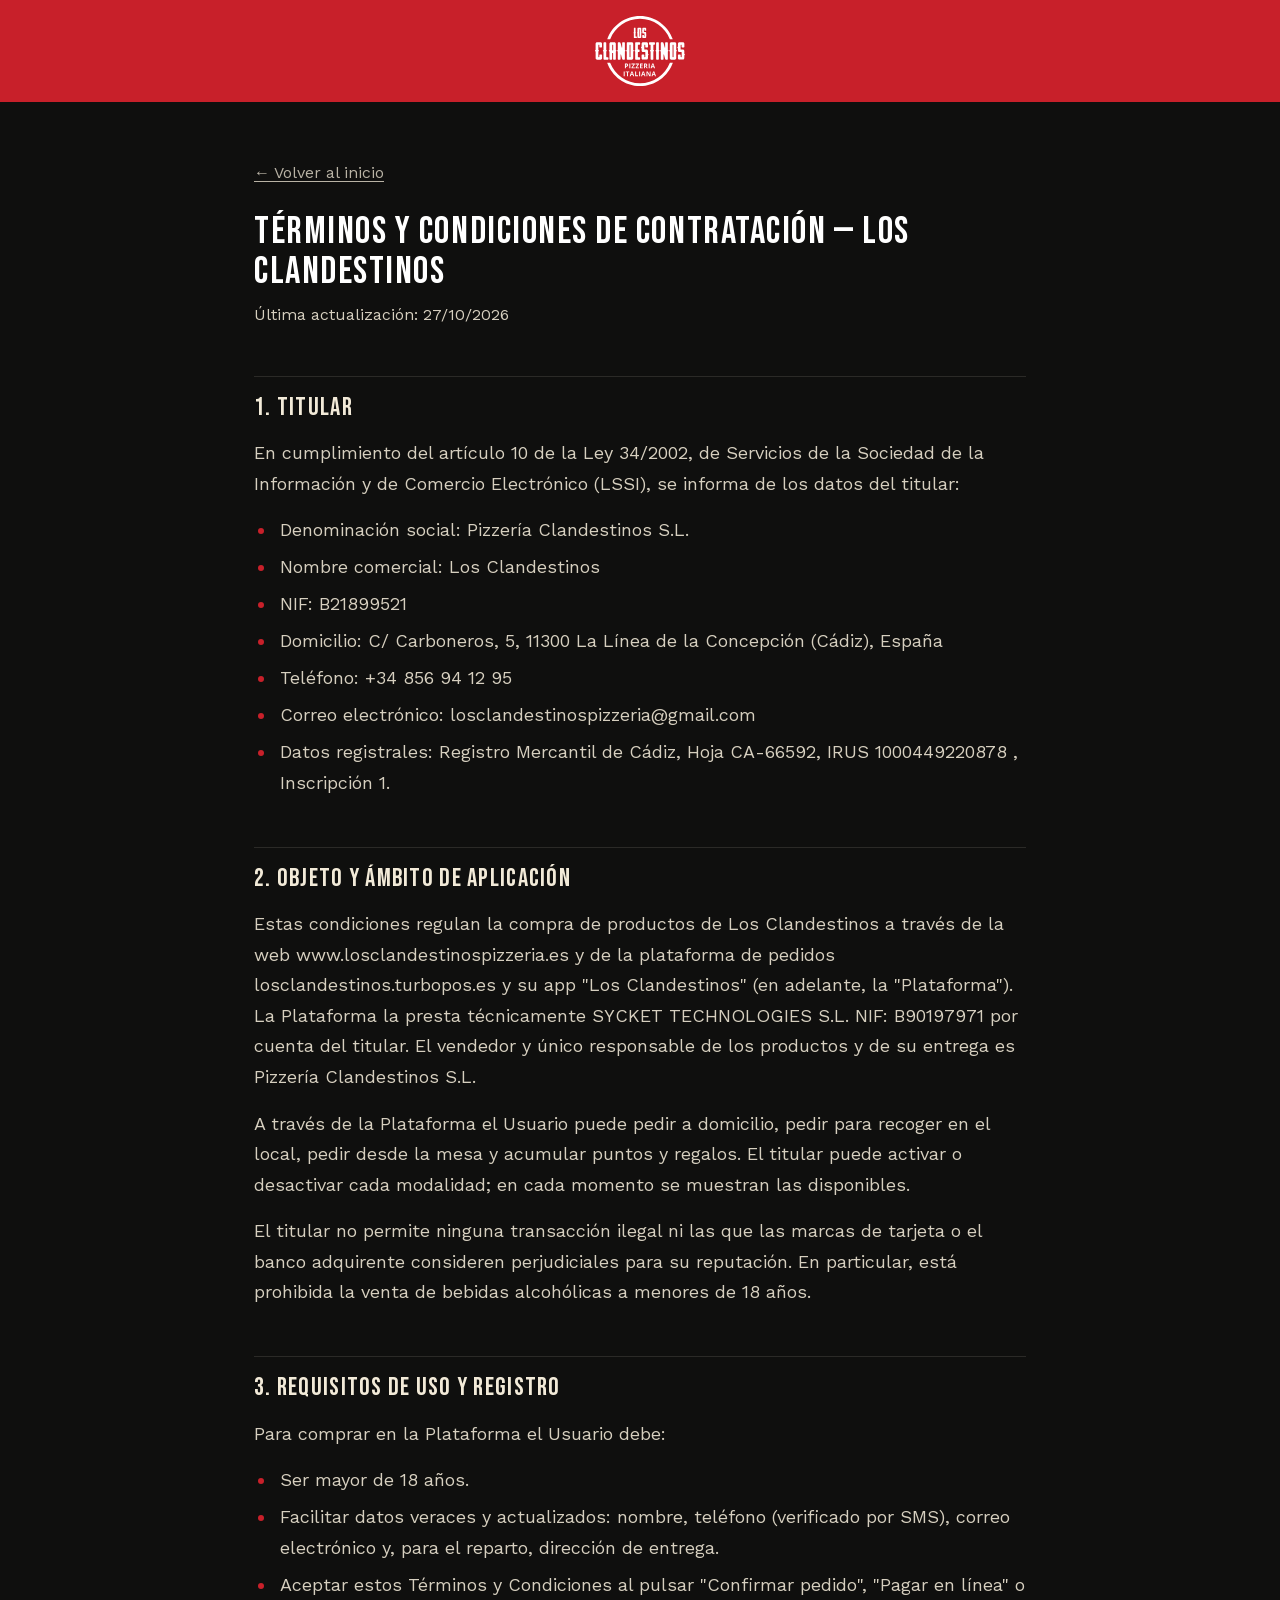
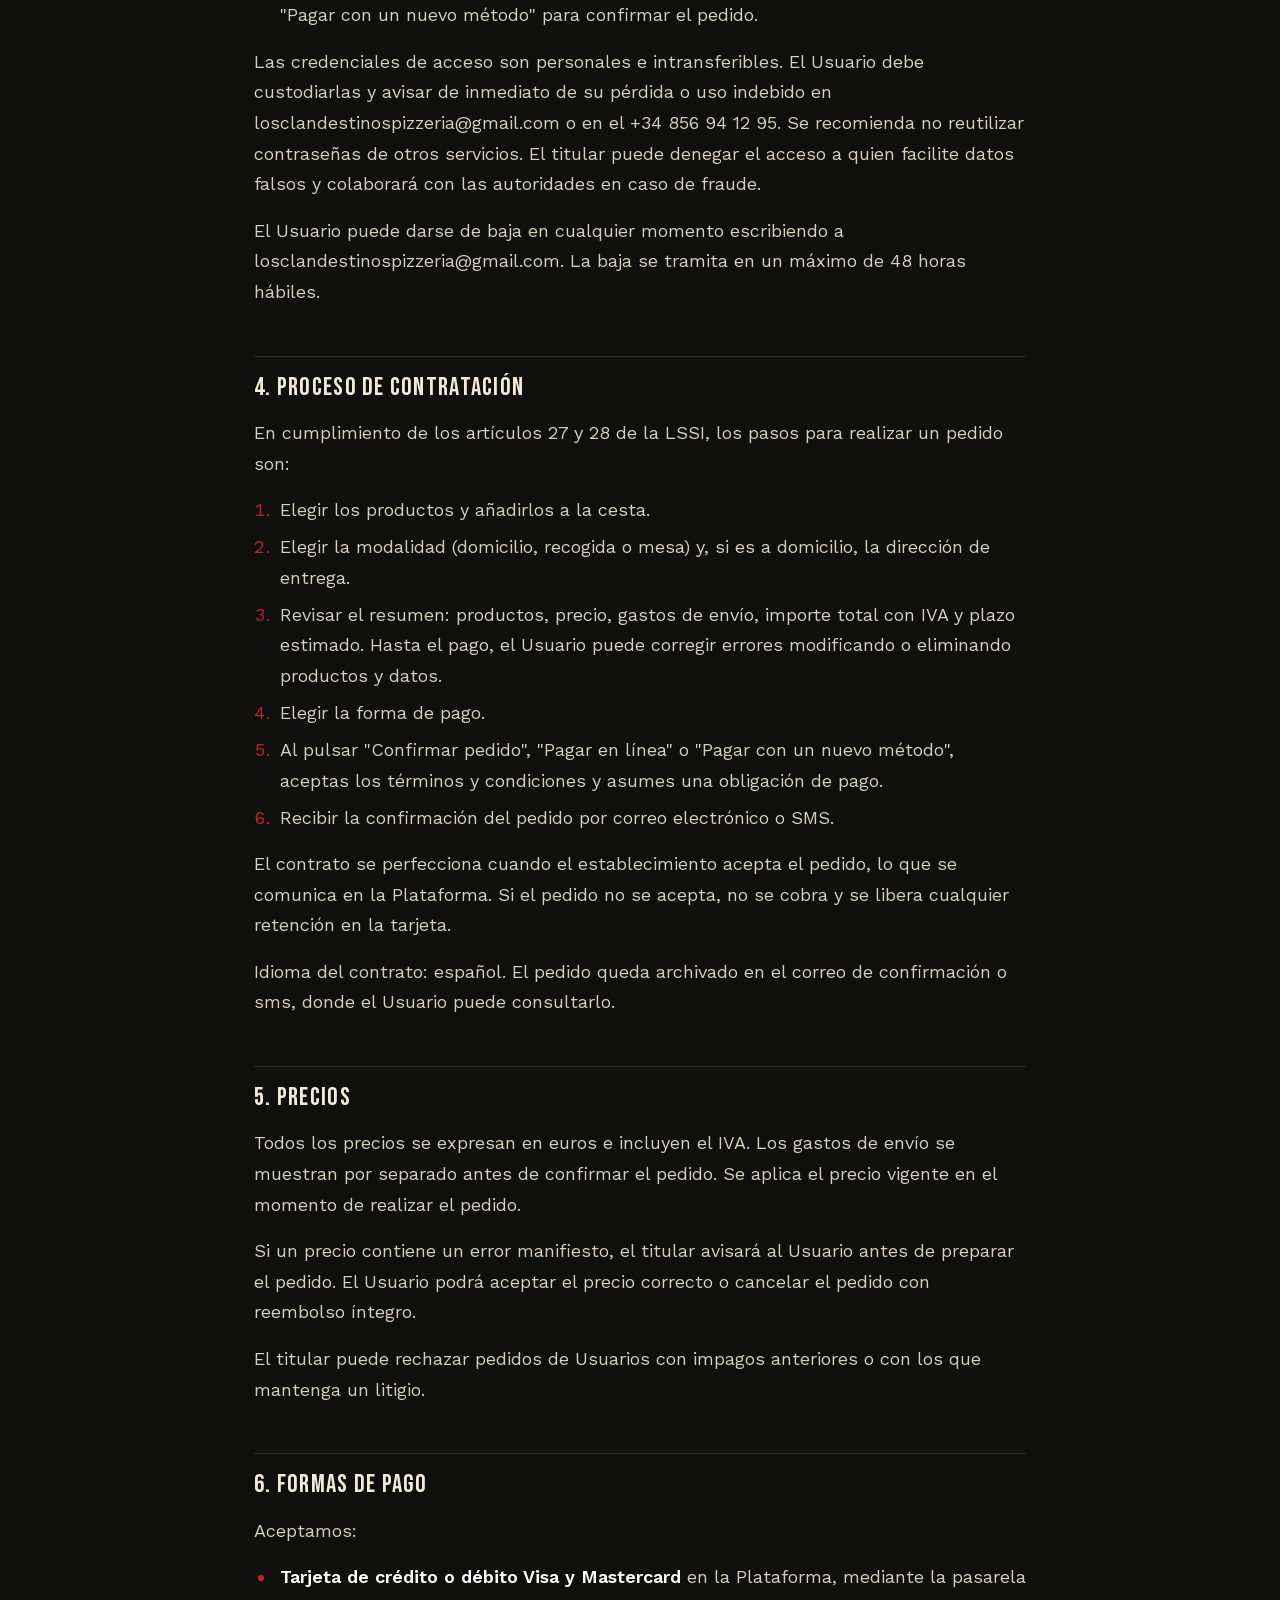
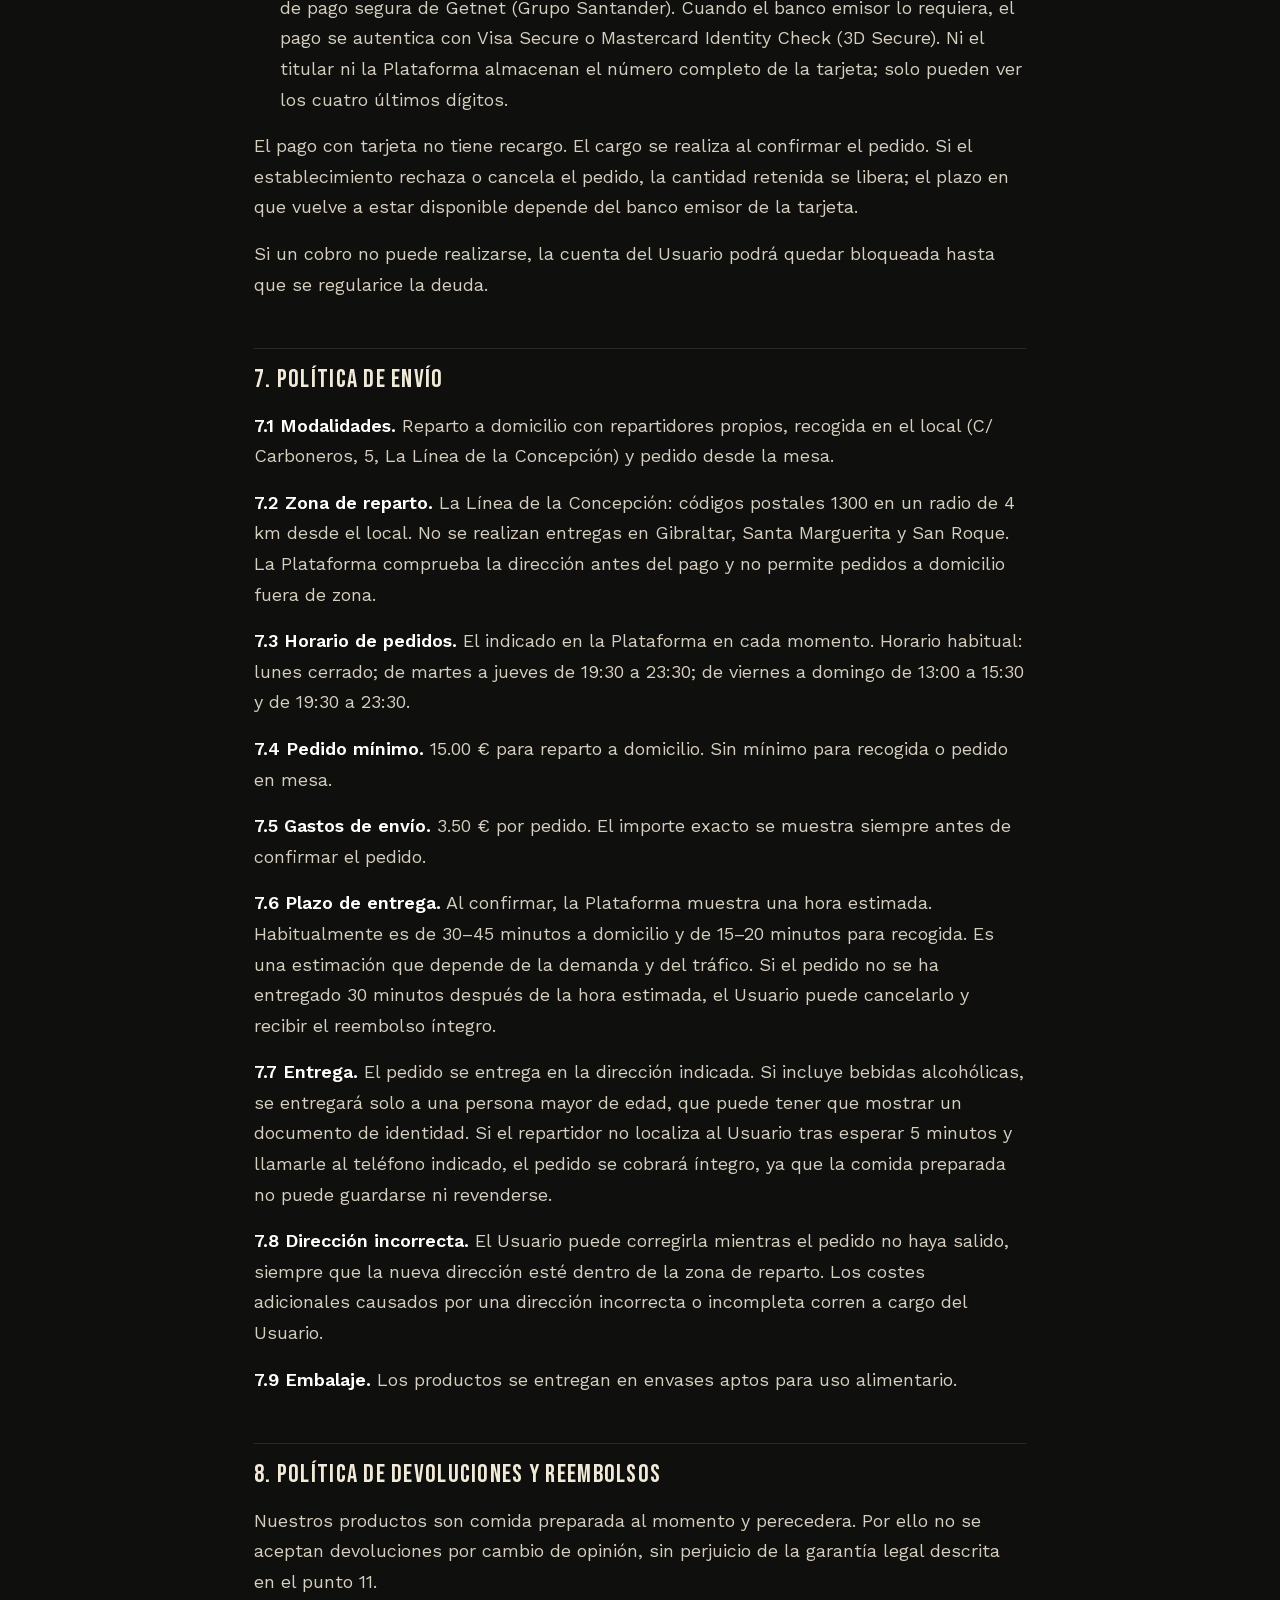
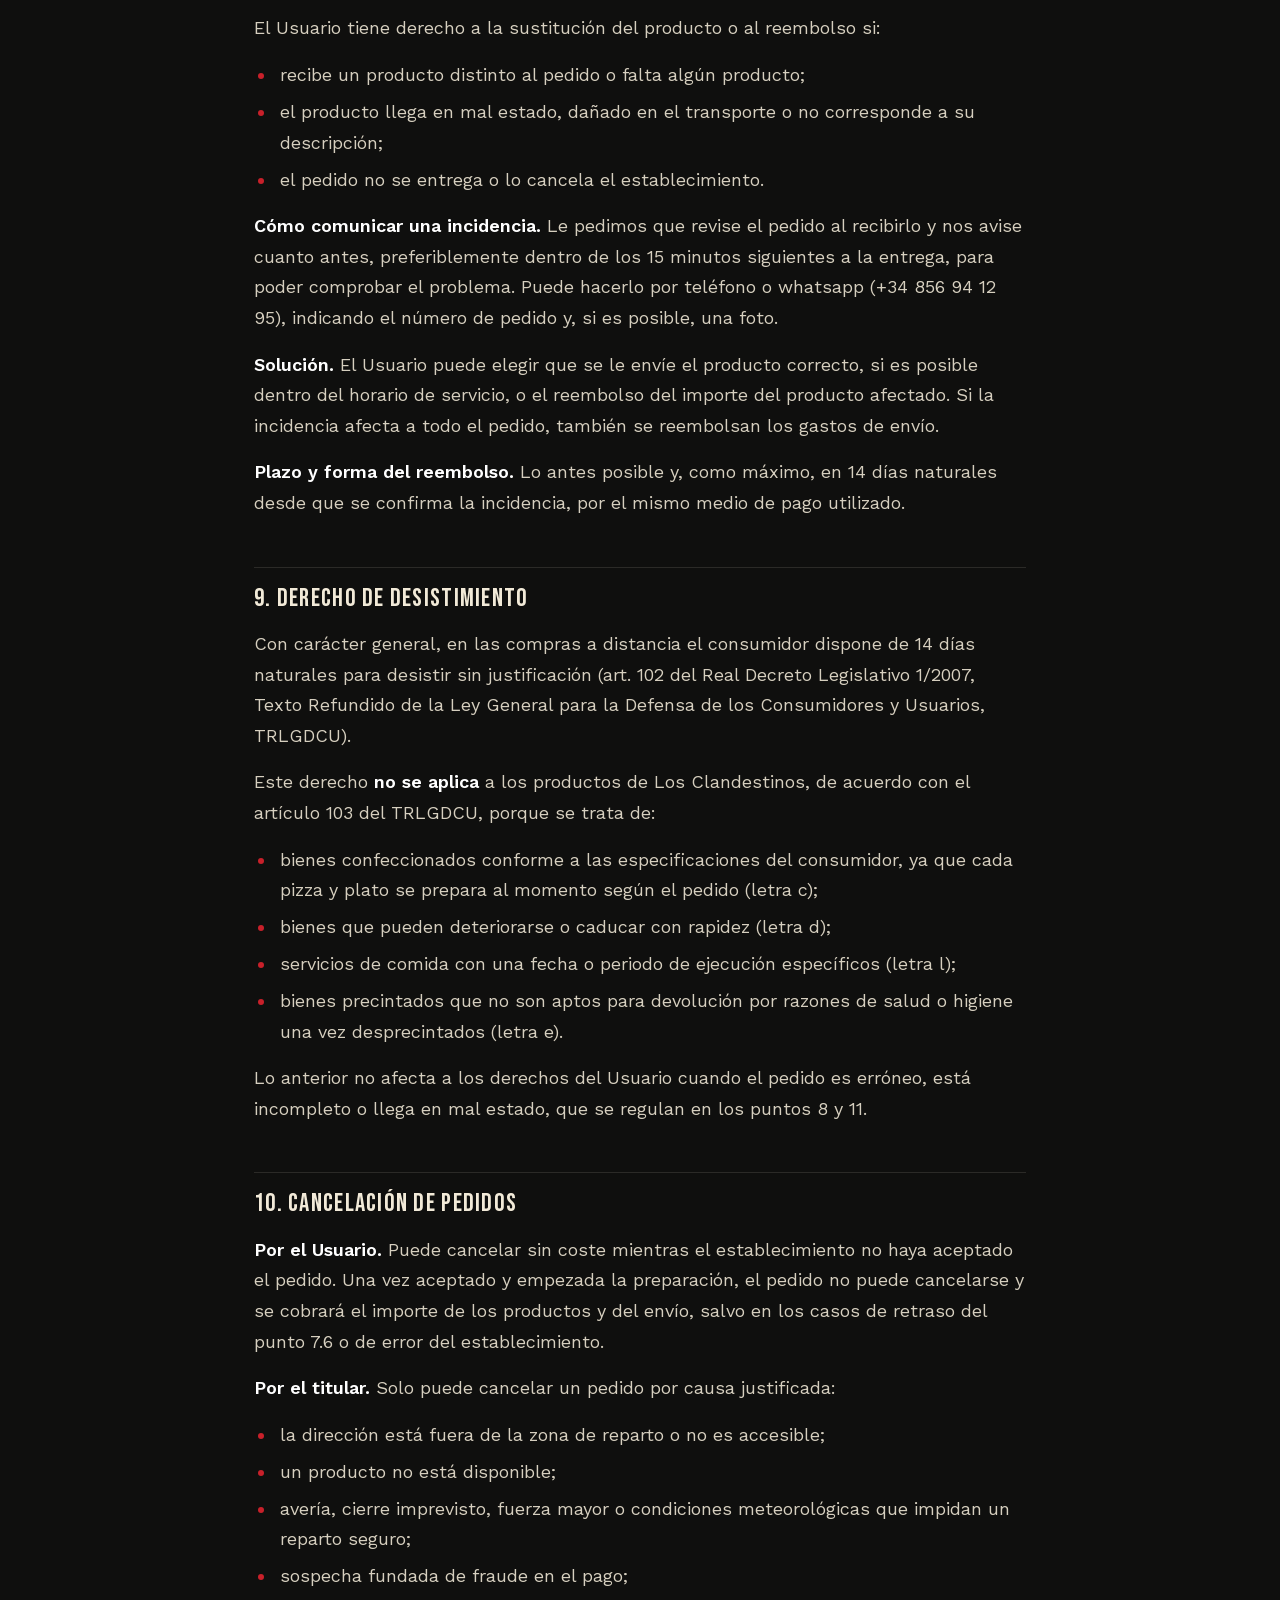
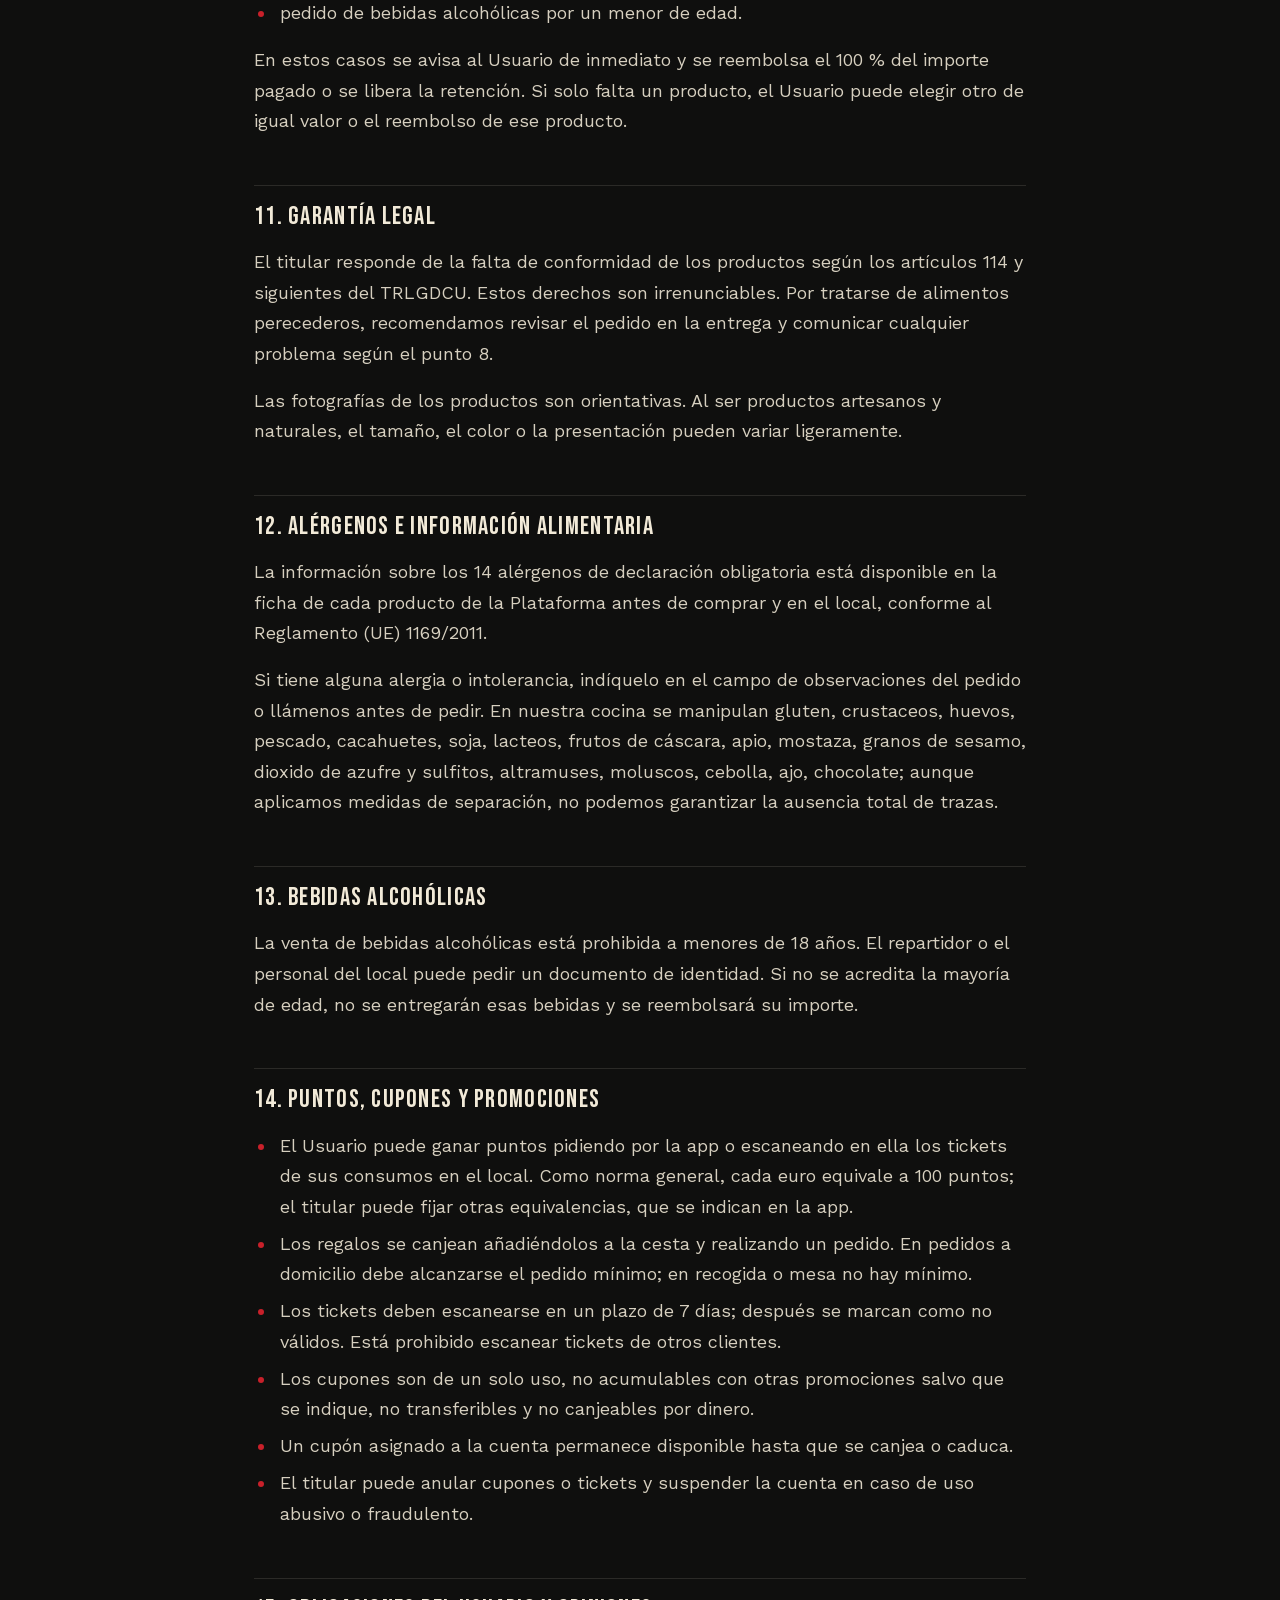
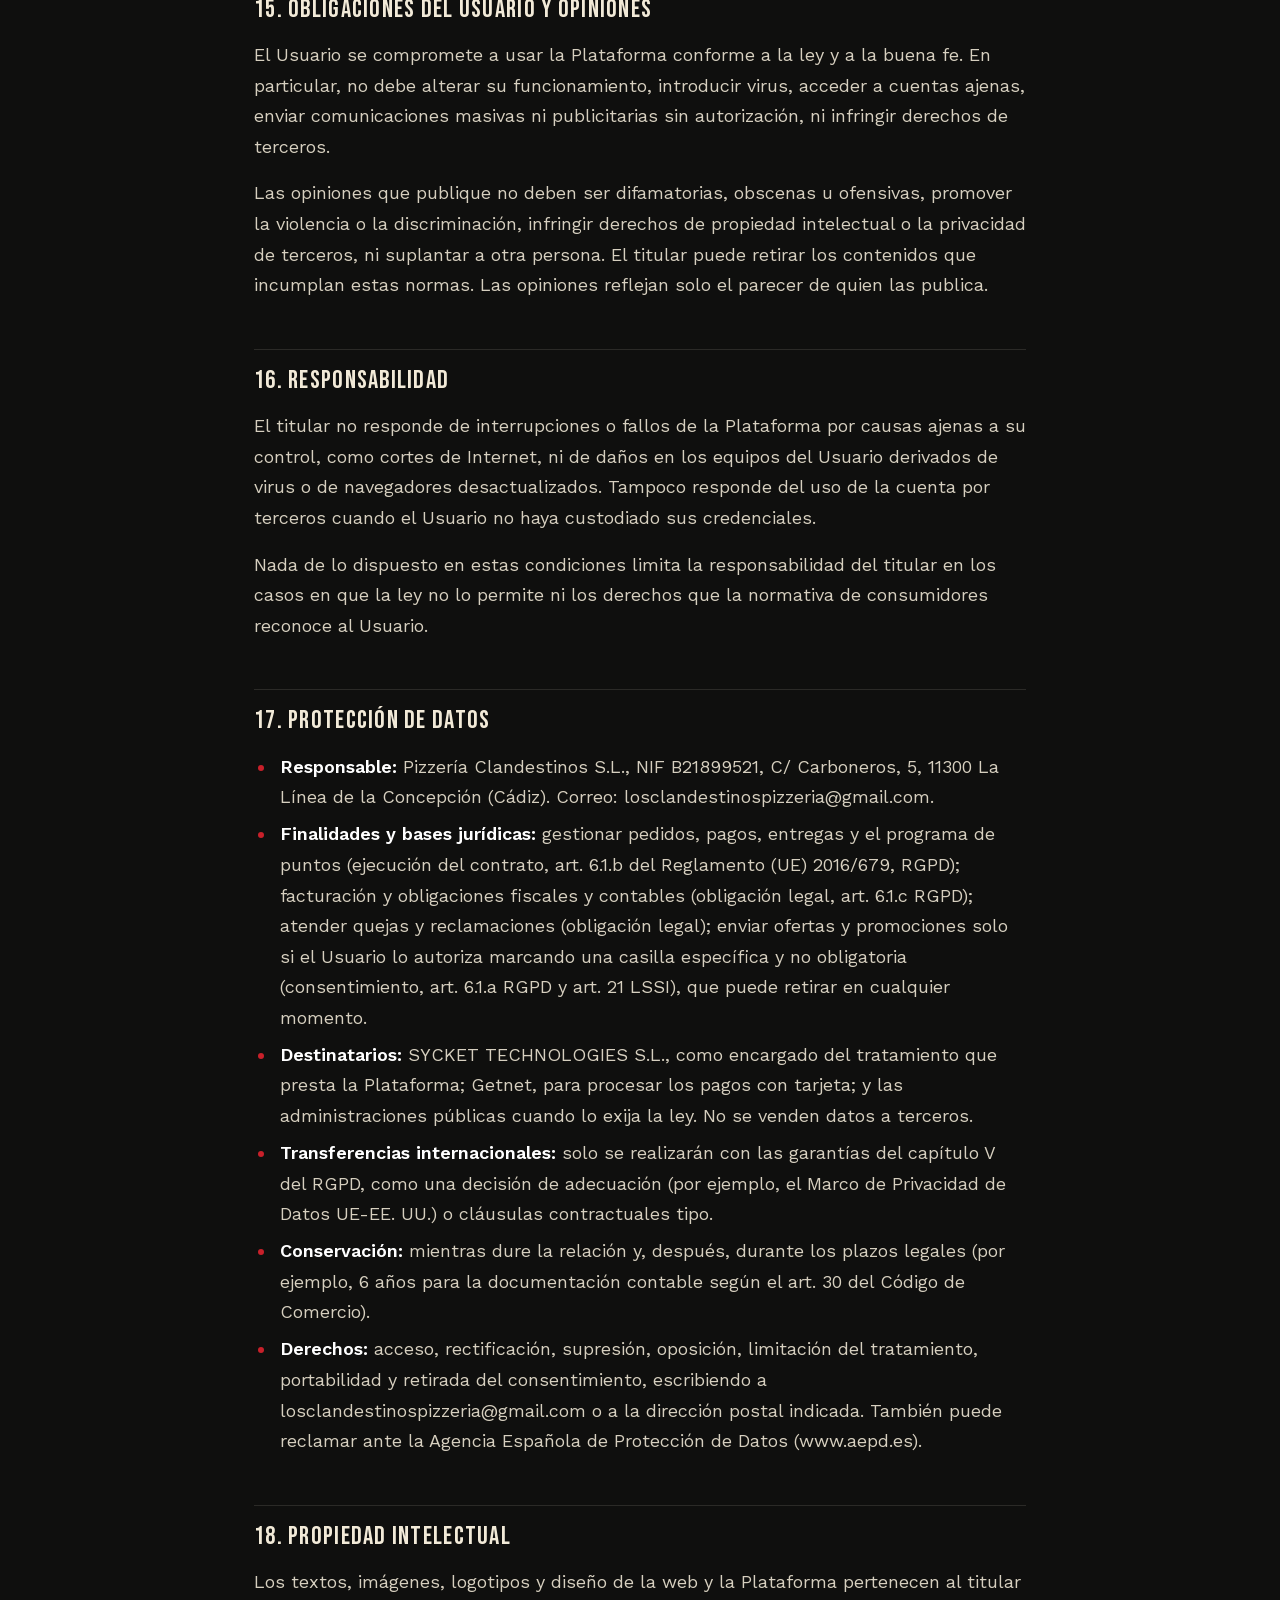
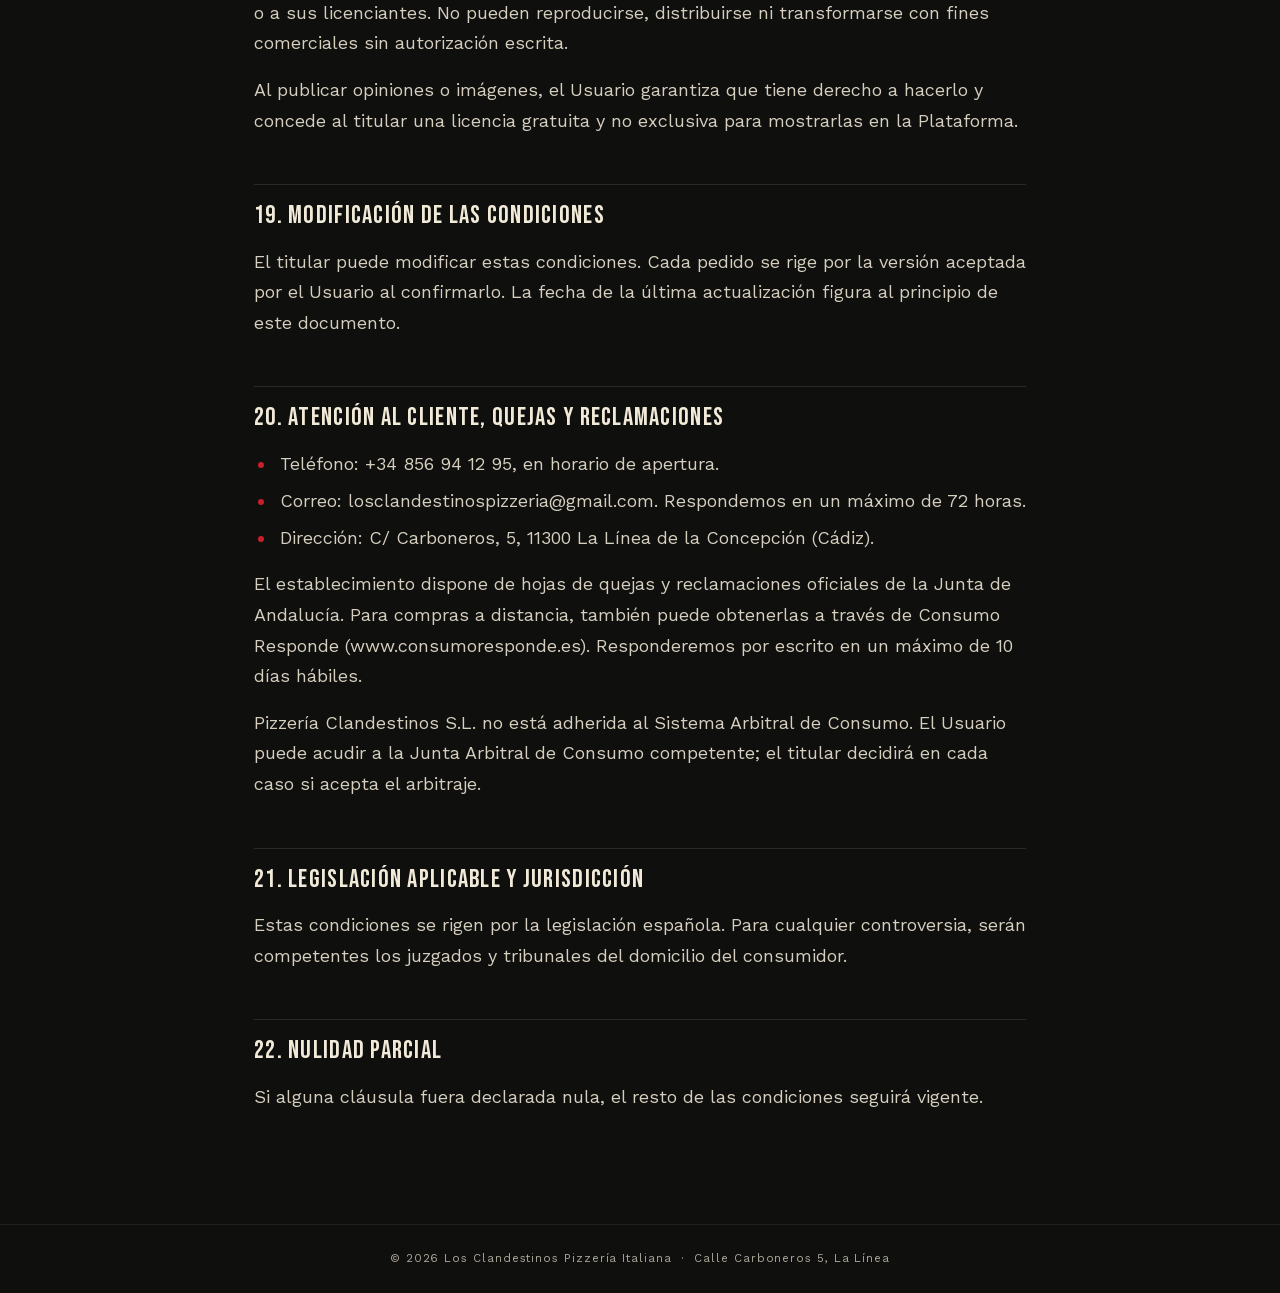
<file: docs/terminos.html>
<!DOCTYPE html>
<html lang="es">
<head>
  <meta charset="UTF-8" />
  <meta name="viewport" content="width=device-width, initial-scale=1.0" />
  <title>Términos y Condiciones | Los Clandestinos</title>
  <meta name="description" content="Términos y condiciones de contratación de Los Clandestinos Pizzería Italiana: pedidos, pagos, envíos, devoluciones, protección de datos y atención al cliente.">
  <link rel="canonical" href="https://www.losclandestinospizzeria.es/terminos.html">
  <link rel="icon" href="images/web/favicon-96.png" type="image/png" sizes="95x95">
  <link rel="shortcut icon" href="images/web/favicon.ico" type="image/x-icon">
  <meta name="theme-color" content="#C8202A">
  <meta http-equiv="Content-Security-Policy" content="default-src 'self'; script-src 'self' https://cdn.jsdelivr.net; style-src 'self' 'unsafe-inline'; font-src 'self'; img-src 'self' data:; connect-src 'self'; frame-src https://www.google.com https://maps.google.com; object-src 'none'; base-uri 'self'; form-action 'self'; upgrade-insecure-requests">
  <meta name="referrer" content="strict-origin-when-cross-origin">
  <meta name="robots" content="index, follow">
  <meta property="og:title" content="Términos y Condiciones — Los Clandestinos">
  <meta property="og:description" content="Condiciones de contratación, envío, devoluciones y protección de datos de Los Clandestinos Pizzería Italiana.">
  <meta property="og:type" content="website">
  <meta property="og:url" content="https://www.losclandestinospizzeria.es/terminos.html">
  <meta property="og:locale" content="es_ES">
  <meta property="og:site_name" content="Los Clandestinos Pizzería Italiana">
  <link rel="stylesheet" href="css/fonts.css">
  <link rel="stylesheet" href="css/base.css">
  <style>
    body{font-family:var(--font-body,'Work Sans','Helvetica Neue',sans-serif);background:var(--black);color:var(--cream);line-height:1.7;font-size:var(--text-base);}
    .legal-header{background:var(--red);display:flex;justify-content:center;padding:var(--space-4) var(--space-8);}
    .legal-header img{width:90px;height:auto;display:block;}
    .legal{max-width:820px;margin:0 auto;padding:var(--space-12) var(--space-6) var(--space-24);}
    .legal__back{display:inline-block;color:var(--cream);opacity:.75;font-size:var(--text-sm);text-underline-offset:3px;padding:.6rem 0;}
    .legal__back:hover,.legal__back:focus-visible{opacity:1;}
    .legal h1{font-family:var(--font-display,'Bebas Neue','Impact',sans-serif);font-weight:400;font-size:var(--text-xl);letter-spacing:.04em;line-height:1.05;color:var(--white);margin:var(--space-4) 0 var(--space-2);}
    .legal__updated{font-size:var(--text-sm);color:rgba(242,234,216,.6);margin-bottom:var(--space-8);}
    .legal h2{font-family:var(--font-display,'Bebas Neue','Impact',sans-serif);font-weight:400;font-size:var(--text-lg);letter-spacing:.05em;line-height:1.15;color:var(--cream);margin:var(--space-12) 0 var(--space-4);padding-top:var(--space-4);border-top:1px solid rgba(242,234,216,.12);scroll-margin-top:var(--space-4);}
    .legal p,.legal ul,.legal ol{margin-bottom:var(--space-4);color:rgba(242,234,216,.88);}
    .legal ul,.legal ol{padding-left:1.4rem;}
    .legal li{margin-bottom:.4rem;padding-left:.2rem;}
    .legal li::marker{color:var(--red);}
    .legal strong{color:var(--white);font-weight:600;}
    .legal a{color:var(--cream);}
    .legal a:focus-visible,.legal-header a:focus-visible{outline:3px solid var(--green-mid);outline-offset:3px;}
    .legal-footer{text-align:center;padding:1.5rem 2rem;border-top:1px solid rgba(242,234,216,.08);font-size:.72rem;letter-spacing:.08em;color:rgba(237,228,211,.72);}
  </style>
</head>
<body>
  <header class="legal-header">
    <a href="/" aria-label="Los Clandestinos — Inicio">
      <img src="images/web/logo-white.svg" alt="Los Clandestinos Pizzería Italiana" width="317" height="245" />
    </a>
  </header>

  <main class="legal">
    <a href="/" class="legal__back">&larr; Volver al inicio</a>
    <h1>TÉRMINOS Y CONDICIONES DE CONTRATACIÓN — LOS CLANDESTINOS</h1>
    <p class="legal__updated">Última actualización: 27/10/2026</p>
    <h2 id="s1">1. Titular</h2>
    <p>En cumplimiento del artículo 10 de la Ley 34/2002, de Servicios de la Sociedad de la Información y de Comercio Electrónico (LSSI), se informa de los datos del titular:</p>
    <ul>
      <li>Denominación social: Pizzería Clandestinos S.L.</li>
      <li>Nombre comercial: Los Clandestinos</li>
      <li>NIF: B21899521</li>
      <li>Domicilio: C/ Carboneros, 5, 11300 La Línea de la Concepción (Cádiz), España</li>
      <li>Teléfono: +34 856 94 12 95</li>
      <li>Correo electrónico: losclandestinospizzeria@gmail.com</li>
      <li>Datos registrales: Registro Mercantil de Cádiz, Hoja CA-66592, IRUS 1000449220878 , Inscripción 1.</li>
    </ul>
    <h2 id="s2">2. Objeto y ámbito de aplicación</h2>
    <p>Estas condiciones regulan la compra de productos de Los Clandestinos a través de la web www.losclandestinospizzeria.es y de la plataforma de pedidos losclandestinos.turbopos.es y su app "Los Clandestinos" (en adelante, la "Plataforma"). La Plataforma la presta técnicamente SYCKET TECHNOLOGIES S.L. NIF: B90197971 por cuenta del titular. El vendedor y único responsable de los productos y de su entrega es Pizzería Clandestinos S.L.</p>
    <p>A través de la Plataforma el Usuario puede pedir a domicilio, pedir para recoger en el local, pedir desde la mesa y acumular puntos y regalos. El titular puede activar o desactivar cada modalidad; en cada momento se muestran las disponibles.</p>
    <p>El titular no permite ninguna transacción ilegal ni las que las marcas de tarjeta o el banco adquirente consideren perjudiciales para su reputación. En particular, está prohibida la venta de bebidas alcohólicas a menores de 18 años.</p>
    <h2 id="s3">3. Requisitos de uso y registro</h2>
    <p>Para comprar en la Plataforma el Usuario debe:</p>
    <ul>
      <li>Ser mayor de 18 años.</li>
      <li>Facilitar datos veraces y actualizados: nombre, teléfono (verificado por SMS), correo electrónico y, para el reparto, dirección de entrega.</li>
      <li>Aceptar estos Términos y Condiciones al pulsar "Confirmar pedido", "Pagar en línea" o "Pagar con un nuevo método" para confirmar el pedido.</li>
    </ul>
    <p>Las credenciales de acceso son personales e intransferibles. El Usuario debe custodiarlas y avisar de inmediato de su pérdida o uso indebido en losclandestinospizzeria@gmail.com o en el +34 856 94 12 95. Se recomienda no reutilizar contraseñas de otros servicios. El titular puede denegar el acceso a quien facilite datos falsos y colaborará con las autoridades en caso de fraude.</p>
    <p>El Usuario puede darse de baja en cualquier momento escribiendo a losclandestinospizzeria@gmail.com. La baja se tramita en un máximo de 48 horas hábiles.</p>
    <h2 id="s4">4. Proceso de contratación</h2>
    <p>En cumplimiento de los artículos 27 y 28 de la LSSI, los pasos para realizar un pedido son:</p>
    <ol>
      <li>Elegir los productos y añadirlos a la cesta.</li>
      <li>Elegir la modalidad (domicilio, recogida o mesa) y, si es a domicilio, la dirección de entrega.</li>
      <li>Revisar el resumen: productos, precio, gastos de envío, importe total con IVA y plazo estimado. Hasta el pago, el Usuario puede corregir errores modificando o eliminando productos y datos.</li>
      <li>Elegir la forma de pago.</li>
      <li>Al pulsar "Confirmar pedido", "Pagar en línea" o "Pagar con un nuevo método", aceptas los términos y condiciones y asumes una obligación de pago.</li>
      <li>Recibir la confirmación del pedido por correo electrónico o SMS.</li>
    </ol>
    <p>El contrato se perfecciona cuando el establecimiento acepta el pedido, lo que se comunica en la Plataforma. Si el pedido no se acepta, no se cobra y se libera cualquier retención en la tarjeta.</p>
    <p>Idioma del contrato: español. El pedido queda archivado en el correo de confirmación o sms, donde el Usuario puede consultarlo.</p>
    <h2 id="s5">5. Precios</h2>
    <p>Todos los precios se expresan en euros e incluyen el IVA. Los gastos de envío se muestran por separado antes de confirmar el pedido. Se aplica el precio vigente en el momento de realizar el pedido.</p>
    <p>Si un precio contiene un error manifiesto, el titular avisará al Usuario antes de preparar el pedido. El Usuario podrá aceptar el precio correcto o cancelar el pedido con reembolso íntegro.</p>
    <p>El titular puede rechazar pedidos de Usuarios con impagos anteriores o con los que mantenga un litigio.</p>
    <h2 id="s6">6. Formas de pago</h2>
    <p>Aceptamos:</p>
    <ul>
      <li><strong>Tarjeta de crédito o débito Visa y Mastercard</strong> en la Plataforma, mediante la pasarela de pago segura de Getnet (Grupo Santander). Cuando el banco emisor lo requiera, el pago se autentica con Visa Secure o Mastercard Identity Check (3D Secure). Ni el titular ni la Plataforma almacenan el número completo de la tarjeta; solo pueden ver los cuatro últimos dígitos.</li>
    </ul>
    <p>El pago con tarjeta no tiene recargo. El cargo se realiza al confirmar el pedido. Si el establecimiento rechaza o cancela el pedido, la cantidad retenida se libera; el plazo en que vuelve a estar disponible depende del banco emisor de la tarjeta.</p>
    <p>Si un cobro no puede realizarse, la cuenta del Usuario podrá quedar bloqueada hasta que se regularice la deuda.</p>
    <h2 id="s7">7. Política de Envío</h2>
    <p><strong>7.1 Modalidades.</strong> Reparto a domicilio con repartidores propios, recogida en el local (C/ Carboneros, 5, La Línea de la Concepción) y pedido desde la mesa.</p>
    <p><strong>7.2 Zona de reparto.</strong> La Línea de la Concepción: códigos postales 1300 en un radio de 4 km desde el local. No se realizan entregas en Gibraltar, Santa Marguerita y San Roque. La Plataforma comprueba la dirección antes del pago y no permite pedidos a domicilio fuera de zona.</p>
    <p><strong>7.3 Horario de pedidos.</strong> El indicado en la Plataforma en cada momento. Horario habitual: lunes cerrado; de martes a jueves de 19:30 a 23:30; de viernes a domingo de 13:00 a 15:30 y de 19:30 a 23:30.</p>
    <p><strong>7.4 Pedido mínimo.</strong> 15.00 € para reparto a domicilio. Sin mínimo para recogida o pedido en mesa.</p>
    <p><strong>7.5 Gastos de envío.</strong> 3.50 € por pedido. El importe exacto se muestra siempre antes de confirmar el pedido.</p>
    <p><strong>7.6 Plazo de entrega.</strong> Al confirmar, la Plataforma muestra una hora estimada. Habitualmente es de 30–45 minutos a domicilio y de 15–20 minutos para recogida. Es una estimación que depende de la demanda y del tráfico. Si el pedido no se ha entregado 30 minutos después de la hora estimada, el Usuario puede cancelarlo y recibir el reembolso íntegro.</p>
    <p><strong>7.7 Entrega.</strong> El pedido se entrega en la dirección indicada. Si incluye bebidas alcohólicas, se entregará solo a una persona mayor de edad, que puede tener que mostrar un documento de identidad. Si el repartidor no localiza al Usuario tras esperar 5 minutos y llamarle al teléfono indicado, el pedido se cobrará íntegro, ya que la comida preparada no puede guardarse ni revenderse.</p>
    <p><strong>7.8 Dirección incorrecta.</strong> El Usuario puede corregirla mientras el pedido no haya salido, siempre que la nueva dirección esté dentro de la zona de reparto. Los costes adicionales causados por una dirección incorrecta o incompleta corren a cargo del Usuario.</p>
    <p><strong>7.9 Embalaje.</strong> Los productos se entregan en envases aptos para uso alimentario.</p>
    <h2 id="s8">8. Política de Devoluciones y Reembolsos</h2>
    <p>Nuestros productos son comida preparada al momento y perecedera. Por ello no se aceptan devoluciones por cambio de opinión, sin perjuicio de la garantía legal descrita en el punto 11.</p>
    <p>El Usuario tiene derecho a la sustitución del producto o al reembolso si:</p>
    <ul>
      <li>recibe un producto distinto al pedido o falta algún producto;</li>
      <li>el producto llega en mal estado, dañado en el transporte o no corresponde a su descripción;</li>
      <li>el pedido no se entrega o lo cancela el establecimiento.</li>
    </ul>
    <p><strong>Cómo comunicar una incidencia.</strong> Le pedimos que revise el pedido al recibirlo y nos avise cuanto antes, preferiblemente dentro de los 15 minutos siguientes a la entrega, para poder comprobar el problema. Puede hacerlo por teléfono o whatsapp (+34 856 94 12 95), indicando el número de pedido y, si es posible, una foto.</p>
    <p><strong>Solución.</strong> El Usuario puede elegir que se le envíe el producto correcto, si es posible dentro del horario de servicio, o el reembolso del importe del producto afectado. Si la incidencia afecta a todo el pedido, también se reembolsan los gastos de envío.</p>
    <p><strong>Plazo y forma del reembolso.</strong> Lo antes posible y, como máximo, en 14 días naturales desde que se confirma la incidencia, por el mismo medio de pago utilizado.</p>
    <h2 id="s9">9. Derecho de Desistimiento</h2>
    <p>Con carácter general, en las compras a distancia el consumidor dispone de 14 días naturales para desistir sin justificación (art. 102 del Real Decreto Legislativo 1/2007, Texto Refundido de la Ley General para la Defensa de los Consumidores y Usuarios, TRLGDCU).</p>
    <p>Este derecho <strong>no se aplica</strong> a los productos de Los Clandestinos, de acuerdo con el artículo 103 del TRLGDCU, porque se trata de:</p>
    <ul>
      <li>bienes confeccionados conforme a las especificaciones del consumidor, ya que cada pizza y plato se prepara al momento según el pedido (letra c);</li>
      <li>bienes que pueden deteriorarse o caducar con rapidez (letra d);</li>
      <li>servicios de comida con una fecha o periodo de ejecución específicos (letra l);</li>
      <li>bienes precintados que no son aptos para devolución por razones de salud o higiene una vez desprecintados (letra e).</li>
    </ul>
    <p>Lo anterior no afecta a los derechos del Usuario cuando el pedido es erróneo, está incompleto o llega en mal estado, que se regulan en los puntos 8 y 11.</p>
    <h2 id="s10">10. Cancelación de pedidos</h2>
    <p><strong>Por el Usuario.</strong> Puede cancelar sin coste mientras el establecimiento no haya aceptado el pedido. Una vez aceptado y empezada la preparación, el pedido no puede cancelarse y se cobrará el importe de los productos y del envío, salvo en los casos de retraso del punto 7.6 o de error del establecimiento.</p>
    <p><strong>Por el titular.</strong> Solo puede cancelar un pedido por causa justificada:</p>
    <ul>
      <li>la dirección está fuera de la zona de reparto o no es accesible;</li>
      <li>un producto no está disponible;</li>
      <li>avería, cierre imprevisto, fuerza mayor o condiciones meteorológicas que impidan un reparto seguro;</li>
      <li>sospecha fundada de fraude en el pago;</li>
      <li>pedido de bebidas alcohólicas por un menor de edad.</li>
    </ul>
    <p>En estos casos se avisa al Usuario de inmediato y se reembolsa el 100 % del importe pagado o se libera la retención. Si solo falta un producto, el Usuario puede elegir otro de igual valor o el reembolso de ese producto.</p>
    <h2 id="s11">11. Garantía legal</h2>
    <p>El titular responde de la falta de conformidad de los productos según los artículos 114 y siguientes del TRLGDCU. Estos derechos son irrenunciables. Por tratarse de alimentos perecederos, recomendamos revisar el pedido en la entrega y comunicar cualquier problema según el punto 8.</p>
    <p>Las fotografías de los productos son orientativas. Al ser productos artesanos y naturales, el tamaño, el color o la presentación pueden variar ligeramente.</p>
    <h2 id="s12">12. Alérgenos e información alimentaria</h2>
    <p>La información sobre los 14 alérgenos de declaración obligatoria está disponible en la ficha de cada producto de la Plataforma antes de comprar y en el local, conforme al Reglamento (UE) 1169/2011.</p>
    <p>Si tiene alguna alergia o intolerancia, indíquelo en el campo de observaciones del pedido o llámenos antes de pedir. En nuestra cocina se manipulan gluten, crustaceos, huevos, pescado, cacahuetes, soja, lacteos, frutos de cáscara, apio, mostaza, granos de sesamo, dioxido de azufre y sulfitos, altramuses, moluscos, cebolla, ajo, chocolate; aunque aplicamos medidas de separación, no podemos garantizar la ausencia total de trazas.</p>
    <h2 id="s13">13. Bebidas alcohólicas</h2>
    <p>La venta de bebidas alcohólicas está prohibida a menores de 18 años. El repartidor o el personal del local puede pedir un documento de identidad. Si no se acredita la mayoría de edad, no se entregarán esas bebidas y se reembolsará su importe.</p>
    <h2 id="s14">14. Puntos, cupones y promociones</h2>
    <ul>
      <li>El Usuario puede ganar puntos pidiendo por la app o escaneando en ella los tickets de sus consumos en el local. Como norma general, cada euro equivale a 100 puntos; el titular puede fijar otras equivalencias, que se indican en la app.</li>
      <li>Los regalos se canjean añadiéndolos a la cesta y realizando un pedido. En pedidos a domicilio debe alcanzarse el pedido mínimo; en recogida o mesa no hay mínimo.</li>
      <li>Los tickets deben escanearse en un plazo de 7 días; después se marcan como no válidos. Está prohibido escanear tickets de otros clientes.</li>
      <li>Los cupones son de un solo uso, no acumulables con otras promociones salvo que se indique, no transferibles y no canjeables por dinero.</li>
      <li>Un cupón asignado a la cuenta permanece disponible hasta que se canjea o caduca.</li>
      <li>El titular puede anular cupones o tickets y suspender la cuenta en caso de uso abusivo o fraudulento.</li>
    </ul>
    <h2 id="s15">15. Obligaciones del Usuario y opiniones</h2>
    <p>El Usuario se compromete a usar la Plataforma conforme a la ley y a la buena fe. En particular, no debe alterar su funcionamiento, introducir virus, acceder a cuentas ajenas, enviar comunicaciones masivas ni publicitarias sin autorización, ni infringir derechos de terceros.</p>
    <p>Las opiniones que publique no deben ser difamatorias, obscenas u ofensivas, promover la violencia o la discriminación, infringir derechos de propiedad intelectual o la privacidad de terceros, ni suplantar a otra persona. El titular puede retirar los contenidos que incumplan estas normas. Las opiniones reflejan solo el parecer de quien las publica.</p>
    <h2 id="s16">16. Responsabilidad</h2>
    <p>El titular no responde de interrupciones o fallos de la Plataforma por causas ajenas a su control, como cortes de Internet, ni de daños en los equipos del Usuario derivados de virus o de navegadores desactualizados. Tampoco responde del uso de la cuenta por terceros cuando el Usuario no haya custodiado sus credenciales.</p>
    <p>Nada de lo dispuesto en estas condiciones limita la responsabilidad del titular en los casos en que la ley no lo permite ni los derechos que la normativa de consumidores reconoce al Usuario.</p>
    <h2 id="s17">17. Protección de datos</h2>
    <ul>
      <li><strong>Responsable:</strong> Pizzería Clandestinos S.L., NIF B21899521, C/ Carboneros, 5, 11300 La Línea de la Concepción (Cádiz). Correo: losclandestinospizzeria@gmail.com.</li>
      <li><strong>Finalidades y bases jurídicas:</strong> gestionar pedidos, pagos, entregas y el programa de puntos (ejecución del contrato, art. 6.1.b del Reglamento (UE) 2016/679, RGPD); facturación y obligaciones fiscales y contables (obligación legal, art. 6.1.c RGPD); atender quejas y reclamaciones (obligación legal); enviar ofertas y promociones solo si el Usuario lo autoriza marcando una casilla específica y no obligatoria (consentimiento, art. 6.1.a RGPD y art. 21 LSSI), que puede retirar en cualquier momento.</li>
      <li><strong>Destinatarios:</strong> SYCKET TECHNOLOGIES S.L., como encargado del tratamiento que presta la Plataforma; Getnet, para procesar los pagos con tarjeta; y las administraciones públicas cuando lo exija la ley. No se venden datos a terceros.</li>
      <li><strong>Transferencias internacionales:</strong> solo se realizarán con las garantías del capítulo V del RGPD, como una decisión de adecuación (por ejemplo, el Marco de Privacidad de Datos UE-EE. UU.) o cláusulas contractuales tipo.</li>
      <li><strong>Conservación:</strong> mientras dure la relación y, después, durante los plazos legales (por ejemplo, 6 años para la documentación contable según el art. 30 del Código de Comercio).</li>
      <li><strong>Derechos:</strong> acceso, rectificación, supresión, oposición, limitación del tratamiento, portabilidad y retirada del consentimiento, escribiendo a losclandestinospizzeria@gmail.com o a la dirección postal indicada. También puede reclamar ante la Agencia Española de Protección de Datos (www.aepd.es).</li>
    </ul>
    <h2 id="s18">18. Propiedad intelectual</h2>
    <p>Los textos, imágenes, logotipos y diseño de la web y la Plataforma pertenecen al titular o a sus licenciantes. No pueden reproducirse, distribuirse ni transformarse con fines comerciales sin autorización escrita.</p>
    <p>Al publicar opiniones o imágenes, el Usuario garantiza que tiene derecho a hacerlo y concede al titular una licencia gratuita y no exclusiva para mostrarlas en la Plataforma.</p>
    <h2 id="s19">19. Modificación de las condiciones</h2>
    <p>El titular puede modificar estas condiciones. Cada pedido se rige por la versión aceptada por el Usuario al confirmarlo. La fecha de la última actualización figura al principio de este documento.</p>
    <h2 id="s20">20. Atención al cliente, quejas y reclamaciones</h2>
    <ul>
      <li>Teléfono: +34 856 94 12 95, en horario de apertura.</li>
      <li>Correo: losclandestinospizzeria@gmail.com. Respondemos en un máximo de 72 horas.</li>
      <li>Dirección: C/ Carboneros, 5, 11300 La Línea de la Concepción (Cádiz).</li>
    </ul>
    <p>El establecimiento dispone de hojas de quejas y reclamaciones oficiales de la Junta de Andalucía. Para compras a distancia, también puede obtenerlas a través de Consumo Responde (www.consumoresponde.es). Responderemos por escrito en un máximo de 10 días hábiles.</p>
    <p>Pizzería Clandestinos S.L. no está adherida al Sistema Arbitral de Consumo. El Usuario puede acudir a la Junta Arbitral de Consumo competente; el titular decidirá en cada caso si acepta el arbitraje.</p>
    <h2 id="s21">21. Legislación aplicable y jurisdicción</h2>
    <p>Estas condiciones se rigen por la legislación española. Para cualquier controversia, serán competentes los juzgados y tribunales del domicilio del consumidor.</p>
    <h2 id="s22">22. Nulidad parcial</h2>
    <p>Si alguna cláusula fuera declarada nula, el resto de las condiciones seguirá vigente.</p>
  </main>

  <footer class="legal-footer">
    © 2026 Los Clandestinos Pizzería Italiana &nbsp;·&nbsp; Calle Carboneros 5, La Línea
  </footer>
</body>
</html>
</file>
<file: docs/css/fonts.css>
@font-face {
  font-family: 'Bebas Neue';
  font-style: normal;
  font-weight: 400;
  src: url('../fonts/JTUSjIg69CK48gW7PXoo9WdhyyTh89ZNpQ.woff2') format('woff2');
  font-display: swap;
  unicode-range: U+0100-02BA, U+02BD-02C5, U+02C7-02CC, U+02CE-02D7, U+02DD-02FF, U+0304, U+0308, U+0329, U+1D00-1DBF, U+1E00-1E9F, U+1EF2-1EFF, U+2020, U+20A0-20AB, U+20AD-20C0, U+2113, U+2C60-2C7F, U+A720-A7FF;
}

@font-face {
  font-family: 'Bebas Neue';
  font-style: normal;
  font-weight: 400;
  src: url('../fonts/JTUSjIg69CK48gW7PXoo9WlhyyTh89Y.woff2') format('woff2');
  font-display: swap;
  unicode-range: U+0000-00FF, U+0131, U+0152-0153, U+02BB-02BC, U+02C6, U+02DA, U+02DC, U+0304, U+0308, U+0329, U+2000-206F, U+20AC, U+2122, U+2191, U+2193, U+2212, U+2215, U+FEFF, U+FFFD;
}

@font-face {
  font-family: 'Work Sans';
  font-style: normal;
  font-weight: 400;
  src: url('../fonts/QGYsz_wNahGAdqQ43Rh_c6DptfpA4cD3.woff2') format('woff2');
  font-display: swap;
  unicode-range: U+0102-0103, U+0110-0111, U+0128-0129, U+0168-0169, U+01A0-01A1, U+01AF-01B0, U+0300-0301, U+0303-0304, U+0308-0309, U+0323, U+0329, U+1EA0-1EF9, U+20AB;
}

@font-face {
  font-family: 'Work Sans';
  font-style: normal;
  font-weight: 400;
  src: url('../fonts/QGYsz_wNahGAdqQ43Rh_cqDptfpA4cD3.woff2') format('woff2');
  font-display: swap;
  unicode-range: U+0100-02BA, U+02BD-02C5, U+02C7-02CC, U+02CE-02D7, U+02DD-02FF, U+0304, U+0308, U+0329, U+1D00-1DBF, U+1E00-1E9F, U+1EF2-1EFF, U+2020, U+20A0-20AB, U+20AD-20C0, U+2113, U+2C60-2C7F, U+A720-A7FF;
}

@font-face {
  font-family: 'Work Sans';
  font-style: normal;
  font-weight: 400;
  src: url('../fonts/QGYsz_wNahGAdqQ43Rh_fKDptfpA4Q.woff2') format('woff2');
  font-display: swap;
  unicode-range: U+0000-00FF, U+0131, U+0152-0153, U+02BB-02BC, U+02C6, U+02DA, U+02DC, U+0304, U+0308, U+0329, U+2000-206F, U+20AC, U+2122, U+2191, U+2193, U+2212, U+2215, U+FEFF, U+FFFD;
}

@font-face {
  font-family: 'Work Sans';
  font-style: normal;
  font-weight: 500;
  src: url('../fonts/QGYsz_wNahGAdqQ43Rh_c6DptfpA4cD3.woff2') format('woff2');
  font-display: swap;
  unicode-range: U+0102-0103, U+0110-0111, U+0128-0129, U+0168-0169, U+01A0-01A1, U+01AF-01B0, U+0300-0301, U+0303-0304, U+0308-0309, U+0323, U+0329, U+1EA0-1EF9, U+20AB;
}

@font-face {
  font-family: 'Work Sans';
  font-style: normal;
  font-weight: 500;
  src: url('../fonts/QGYsz_wNahGAdqQ43Rh_cqDptfpA4cD3.woff2') format('woff2');
  font-display: swap;
  unicode-range: U+0100-02BA, U+02BD-02C5, U+02C7-02CC, U+02CE-02D7, U+02DD-02FF, U+0304, U+0308, U+0329, U+1D00-1DBF, U+1E00-1E9F, U+1EF2-1EFF, U+2020, U+20A0-20AB, U+20AD-20C0, U+2113, U+2C60-2C7F, U+A720-A7FF;
}

@font-face {
  font-family: 'Work Sans';
  font-style: normal;
  font-weight: 500;
  src: url('../fonts/QGYsz_wNahGAdqQ43Rh_fKDptfpA4Q.woff2') format('woff2');
  font-display: swap;
  unicode-range: U+0000-00FF, U+0131, U+0152-0153, U+02BB-02BC, U+02C6, U+02DA, U+02DC, U+0304, U+0308, U+0329, U+2000-206F, U+20AC, U+2122, U+2191, U+2193, U+2212, U+2215, U+FEFF, U+FFFD;
}

@font-face {
  font-family: 'Work Sans';
  font-style: normal;
  font-weight: 600;
  src: url('../fonts/QGYsz_wNahGAdqQ43Rh_c6DptfpA4cD3.woff2') format('woff2');
  font-display: swap;
  unicode-range: U+0102-0103, U+0110-0111, U+0128-0129, U+0168-0169, U+01A0-01A1, U+01AF-01B0, U+0300-0301, U+0303-0304, U+0308-0309, U+0323, U+0329, U+1EA0-1EF9, U+20AB;
}

@font-face {
  font-family: 'Work Sans';
  font-style: normal;
  font-weight: 600;
  src: url('../fonts/QGYsz_wNahGAdqQ43Rh_cqDptfpA4cD3.woff2') format('woff2');
  font-display: swap;
  unicode-range: U+0100-02BA, U+02BD-02C5, U+02C7-02CC, U+02CE-02D7, U+02DD-02FF, U+0304, U+0308, U+0329, U+1D00-1DBF, U+1E00-1E9F, U+1EF2-1EFF, U+2020, U+20A0-20AB, U+20AD-20C0, U+2113, U+2C60-2C7F, U+A720-A7FF;
}

@font-face {
  font-family: 'Work Sans';
  font-style: normal;
  font-weight: 600;
  src: url('../fonts/QGYsz_wNahGAdqQ43Rh_fKDptfpA4Q.woff2') format('woff2');
  font-display: swap;
  unicode-range: U+0000-00FF, U+0131, U+0152-0153, U+02BB-02BC, U+02C6, U+02DA, U+02DC, U+0304, U+0308, U+0329, U+2000-206F, U+20AC, U+2122, U+2191, U+2193, U+2212, U+2215, U+FEFF, U+FFFD;
}

@font-face {
  font-family: 'Work Sans';
  font-style: normal;
  font-weight: 700;
  src: url('../fonts/QGYsz_wNahGAdqQ43Rh_c6DptfpA4cD3.woff2') format('woff2');
  font-display: swap;
  unicode-range: U+0102-0103, U+0110-0111, U+0128-0129, U+0168-0169, U+01A0-01A1, U+01AF-01B0, U+0300-0301, U+0303-0304, U+0308-0309, U+0323, U+0329, U+1EA0-1EF9, U+20AB;
}

@font-face {
  font-family: 'Work Sans';
  font-style: normal;
  font-weight: 700;
  src: url('../fonts/QGYsz_wNahGAdqQ43Rh_cqDptfpA4cD3.woff2') format('woff2');
  font-display: swap;
  unicode-range: U+0100-02BA, U+02BD-02C5, U+02C7-02CC, U+02CE-02D7, U+02DD-02FF, U+0304, U+0308, U+0329, U+1D00-1DBF, U+1E00-1E9F, U+1EF2-1EFF, U+2020, U+20A0-20AB, U+20AD-20C0, U+2113, U+2C60-2C7F, U+A720-A7FF;
}

@font-face {
  font-family: 'Work Sans';
  font-style: normal;
  font-weight: 700;
  src: url('../fonts/QGYsz_wNahGAdqQ43Rh_fKDptfpA4Q.woff2') format('woff2');
  font-display: swap;
  unicode-range: U+0000-00FF, U+0131, U+0152-0153, U+02BB-02BC, U+02C6, U+02DA, U+02DC, U+0304, U+0308, U+0329, U+2000-206F, U+20AC, U+2122, U+2191, U+2193, U+2212, U+2215, U+FEFF, U+FFFD;
}

@font-face {
  font-family: 'Work Sans';
  font-style: normal;
  font-weight: 800;
  src: url('../fonts/QGYsz_wNahGAdqQ43Rh_c6DptfpA4cD3.woff2') format('woff2');
  font-display: swap;
  unicode-range: U+0102-0103, U+0110-0111, U+0128-0129, U+0168-0169, U+01A0-01A1, U+01AF-01B0, U+0300-0301, U+0303-0304, U+0308-0309, U+0323, U+0329, U+1EA0-1EF9, U+20AB;
}

@font-face {
  font-family: 'Work Sans';
  font-style: normal;
  font-weight: 800;
  src: url('../fonts/QGYsz_wNahGAdqQ43Rh_cqDptfpA4cD3.woff2') format('woff2');
  font-display: swap;
  unicode-range: U+0100-02BA, U+02BD-02C5, U+02C7-02CC, U+02CE-02D7, U+02DD-02FF, U+0304, U+0308, U+0329, U+1D00-1DBF, U+1E00-1E9F, U+1EF2-1EFF, U+2020, U+20A0-20AB, U+20AD-20C0, U+2113, U+2C60-2C7F, U+A720-A7FF;
}

@font-face {
  font-family: 'Work Sans';
  font-style: normal;
  font-weight: 800;
  src: url('../fonts/QGYsz_wNahGAdqQ43Rh_fKDptfpA4Q.woff2') format('woff2');
  font-display: swap;
  unicode-range: U+0000-00FF, U+0131, U+0152-0153, U+02BB-02BC, U+02C6, U+02DA, U+02DC, U+0304, U+0308, U+0329, U+2000-206F, U+20AC, U+2122, U+2191, U+2193, U+2212, U+2215, U+FEFF, U+FFFD;
}

@font-face {
  font-family: 'Work Sans';
  font-style: normal;
  font-weight: 900;
  src: url('../fonts/QGYsz_wNahGAdqQ43Rh_c6DptfpA4cD3.woff2') format('woff2');
  font-display: swap;
  unicode-range: U+0102-0103, U+0110-0111, U+0128-0129, U+0168-0169, U+01A0-01A1, U+01AF-01B0, U+0300-0301, U+0303-0304, U+0308-0309, U+0323, U+0329, U+1EA0-1EF9, U+20AB;
}

@font-face {
  font-family: 'Work Sans';
  font-style: normal;
  font-weight: 900;
  src: url('../fonts/QGYsz_wNahGAdqQ43Rh_cqDptfpA4cD3.woff2') format('woff2');
  font-display: swap;
  unicode-range: U+0100-02BA, U+02BD-02C5, U+02C7-02CC, U+02CE-02D7, U+02DD-02FF, U+0304, U+0308, U+0329, U+1D00-1DBF, U+1E00-1E9F, U+1EF2-1EFF, U+2020, U+20A0-20AB, U+20AD-20C0, U+2113, U+2C60-2C7F, U+A720-A7FF;
}

@font-face {
  font-family: 'Work Sans';
  font-style: normal;
  font-weight: 900;
  src: url('../fonts/QGYsz_wNahGAdqQ43Rh_fKDptfpA4Q.woff2') format('woff2');
  font-display: swap;
  unicode-range: U+0000-00FF, U+0131, U+0152-0153, U+02BB-02BC, U+02C6, U+02DA, U+02DC, U+0304, U+0308, U+0329, U+2000-206F, U+20AC, U+2122, U+2191, U+2193, U+2212, U+2215, U+FEFF, U+FFFD;
}
</file>
<file: docs/css/base.css>
/* === BASE RESET & TOKENS === */
*, *::before, *::after { box-sizing: border-box; margin: 0; padding: 0; }

html {
  -webkit-font-smoothing: antialiased;
  text-rendering: optimizeLegibility;
  scroll-behavior: smooth;
}

:root {
  /* Brand Palette — Los Clandestinos */
  --red:       #C8202A;   /* hero red background */
  --red-dark:  #9B1219;
  --cream:     #F2EAD8;   /* beige/cream sections */
  --green:     #2D7A3A;   /* accent green */
  --green-mid: #3A9B4A;
  --black:     #0F0F0E;
  --white:     #FFFFFF;
  --dark-bg:   #1A1816;   /* footer */

  /* Type scale (fluid) */
  --text-xs:   clamp(0.75rem, 0.7rem + 0.25vw, 0.875rem);
  --text-sm:   clamp(0.875rem, 0.8rem + 0.35vw, 1rem);
  --text-base: clamp(1rem, 0.95rem + 0.25vw, 1.125rem);
  --text-lg:   clamp(1.25rem, 1rem + 0.75vw, 1.75rem);
  --text-xl:   clamp(1.75rem, 1.2rem + 1.5vw, 3rem);
  --text-2xl:  clamp(2.5rem, 1rem + 4vw, 6rem);
  --text-hero: clamp(3.5rem, 0.5rem + 9vw, 12rem);

  /* Spacing */
  --space-2: 0.5rem;
  --space-4: 1rem;
  --space-6: 1.5rem;
  --space-8: 2rem;
  --space-12: 3rem;
  --space-16: 4rem;
  --space-24: 6rem;

  /* Easing */
  --ease-out: cubic-bezier(0.16, 1, 0.3, 1);
  --ease-in-out: cubic-bezier(0.4, 0, 0.2, 1);
}

body {
  font-family: var(--font-body, 'Work Sans', sans-serif);
  background: var(--black);
  color: var(--white);
  overflow-x: hidden;
}

/* Zero out any accidental gaps between sections */
section, footer, nav {
  display: block;
  margin-top: 0;
  margin-bottom: 0;
}

img, video { display: block; max-width: 100%; height: auto; }
/* Suppress alt text on broken images */
.pizza-item img { color: transparent; font-size: 0; }
.marquee-bg-photos img, .crunch-bg img, .footer__bg img, .crunch-board img, .wood-panel img { color: transparent; font-size: 0; }
button { cursor: pointer; background: none; border: none; font: inherit; color: inherit; }

@media (prefers-reduced-motion: reduce) {
  *, *::before, *::after {
    animation-duration: 0.01ms !important;
    transition-duration: 0.01ms !important;
  }
}
</file>
